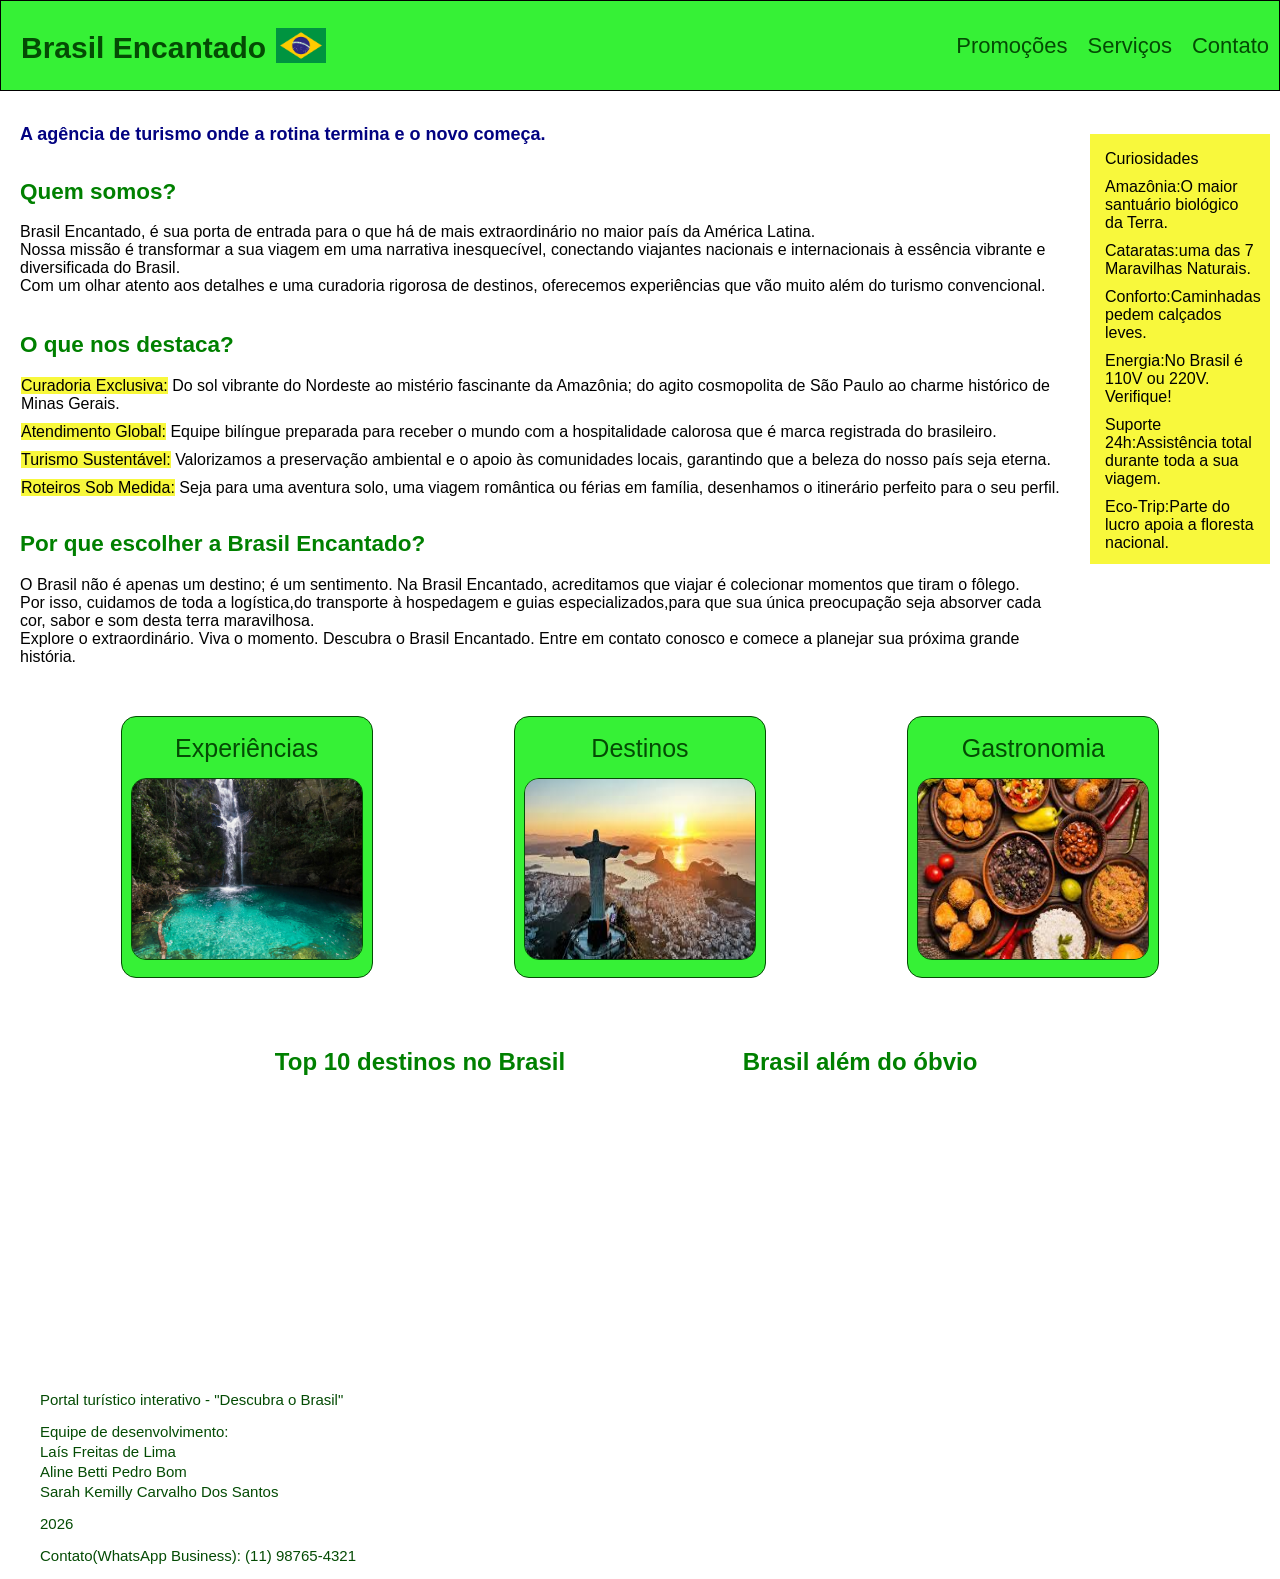
<file: index.html>
<!DOCTYPE html>
<html lang="pt-br">
<head>
    <meta charset="UTF-8">
    <meta name="viewport" content="width=device-width, initial-scale=1.0">
    <title>Descubra o Brasil</title>
    <link rel="stylesheet" href="style.css">
    <link rel="shortcut icon" href="img/airplane.png" type="image/x-icon">
</head>
<body>
    <header class="menu_principal">
        <div class="logo1"><a href="index.html" class="logo"><h1>Brasil Encantado</h1></a><img  class="imagem_logo" src="img/bandeira.png"></div>
        <nav>
            <ul class="topicos">
                <li class="menu"><a href="promocoes.html" class="botao">Promoções</a></li>
                <li class="menu"><a href="servicos.html" class="botao">Serviços</a></li>
                <li class="menu"><a href="contato.html" class="botao">Contato</a></li>
            </ul>
        </nav>
    </header>
    
    <br>
    <div class="box">
        <main class="hero">
        <section class="bem_vindo"><h1>A agência de turismo onde a rotina termina e o novo começa.<h1></section>
        <section class="cor"><h2>Quem somos?</h2></section>
        <section>Brasil Encantado, é sua porta de entrada para o que há de mais extraordinário no maior país da América Latina.
        <br>
        ​Nossa missão é transformar a sua viagem em uma narrativa inesquecível, conectando viajantes nacionais e internacionais à essência vibrante e diversificada do Brasil.
        <br>
        Com um olhar atento aos detalhes e uma curadoria rigorosa de destinos, oferecemos experiências que vão muito além do turismo convencional.</section>
        <br>
        <section class="cor"><h2>​O que nos destaca?</h2></section>
            <ul class="destaque">
                <li><span class="destaque2">​Curadoria Exclusiva:</span> Do sol vibrante do Nordeste ao mistério fascinante da Amazônia; do agito cosmopolita de São Paulo ao charme histórico de Minas Gerais.</li>
                <li><span class="destaque2">Atendimento Global:</span> Equipe bilíngue preparada para receber o mundo com a hospitalidade calorosa que é marca registrada do brasileiro.</li>
                <li><span class="destaque2">​Turismo Sustentável:</span> Valorizamos a preservação ambiental e o apoio às comunidades locais, garantindo que a beleza do nosso país seja eterna.</li>
                <li><span class="destaque2">​Roteiros Sob Medida:</span> Seja para uma aventura solo, uma viagem romântica ou férias em família, desenhamos o itinerário perfeito para o seu perfil.</li>
            </ul>
        <section class="cor"><h2> ​Por que escolher a Brasil Encantado?</h2></section>
        ​O Brasil não é apenas um destino; é um sentimento. Na Brasil Encantado, acreditamos que viajar é colecionar momentos que tiram o fôlego.
        <br>
        Por isso, cuidamos de toda a logística,do transporte à hospedagem e guias especializados,para que sua única preocupação seja absorver cada cor, sabor e som desta terra maravilhosa.
        <br>
        ​Explore o extraordinário. Viva o momento. Descubra o Brasil Encantado. Entre em contato conosco e comece a planejar sua próxima grande história.
    </main>
    <aside class="box_adicional">
        <ul class="adicionais">
            <li>Curiosidades</li>
            <li>Amazônia:O maior santuário biológico da Terra.</li>
            <li>Cataratas:uma das 7 Maravilhas Naturais.</li>
            <li>Conforto:Caminhadas pedem calçados leves. </li>
            <li>Energia:No Brasil é 110V ou 220V. Verifique!</li>
            <li>Suporte 24h:Assistência total durante toda a sua viagem.</li>
            <li>Eco-Trip:Parte do lucro apoia a floresta nacional.</li>
            </ul>
    </aside>
    </div>
    <div class="container">
        <div class="card"><a href="experiencia.html">Experiências</a><img class="imagem_cards" src="img/experiencia.jpg" alt="cachoeira"></div>
        <div class="card"><a href="destinos.html">Destinos</a><img class="imagem_cards" src="img/destino.jpg" alt="Rio de Janeiro"></div>
        <div class="card"><a href="gastronomia.html">Gastronomia</a><img class="imagem_cards" src="img/gastronomia.jpg" alt="comidas brasileiras"></div>
    </div>
    <div class="video">
        <div class="video2">
            <h2>Top 10 destinos no Brasil</h2>
            <iframe class="video3" width="560" height="315" src="https://www.youtube.com/embed/PQJ-AeQvUX0?si=9Z8ZEKJ7BBMXmxuw" title="YouTube video player" frameborder="0" allow="accelerometer; autoplay; clipboard-write; encrypted-media; gyroscope; picture-in-picture; web-share" referrerpolicy="strict-origin-when-cross-origin" allowfullscreen></iframe>
        </div>
        <div class="video2">
            <h2>Brasil além do óbvio</h2>
            <iframe class="video3" width="560" height="315" src="https://www.youtube.com/embed/IZ364vOcuJQ?si=Lbzk-jZsUhqubvwI" title="YouTube video player" frameborder="0" allow="accelerometer; autoplay; clipboard-write; encrypted-media; gyroscope; picture-in-picture; web-share" referrerpolicy="strict-origin-when-cross-origin" allowfullscreen></iframe>
        </div>
    </div>
    <footer>
        <div class="rodape">
            <p>Portal turístico interativo - "Descubra o Brasil"</p>
            <ul class="integrantes">
                <li>Equipe de desenvolvimento:</li>
                <li>Laís Freitas de Lima</li>
                <li>Aline Betti Pedro Bom</li>
                <li>Sarah Kemilly Carvalho Dos Santos</li>
            </ul>
            <p>2026</p>
            <p class="rodape2">Contato(WhatsApp Business): (11) 98765-4321</p>
        </div>
    </footer> 
</body>
</html>
</file>
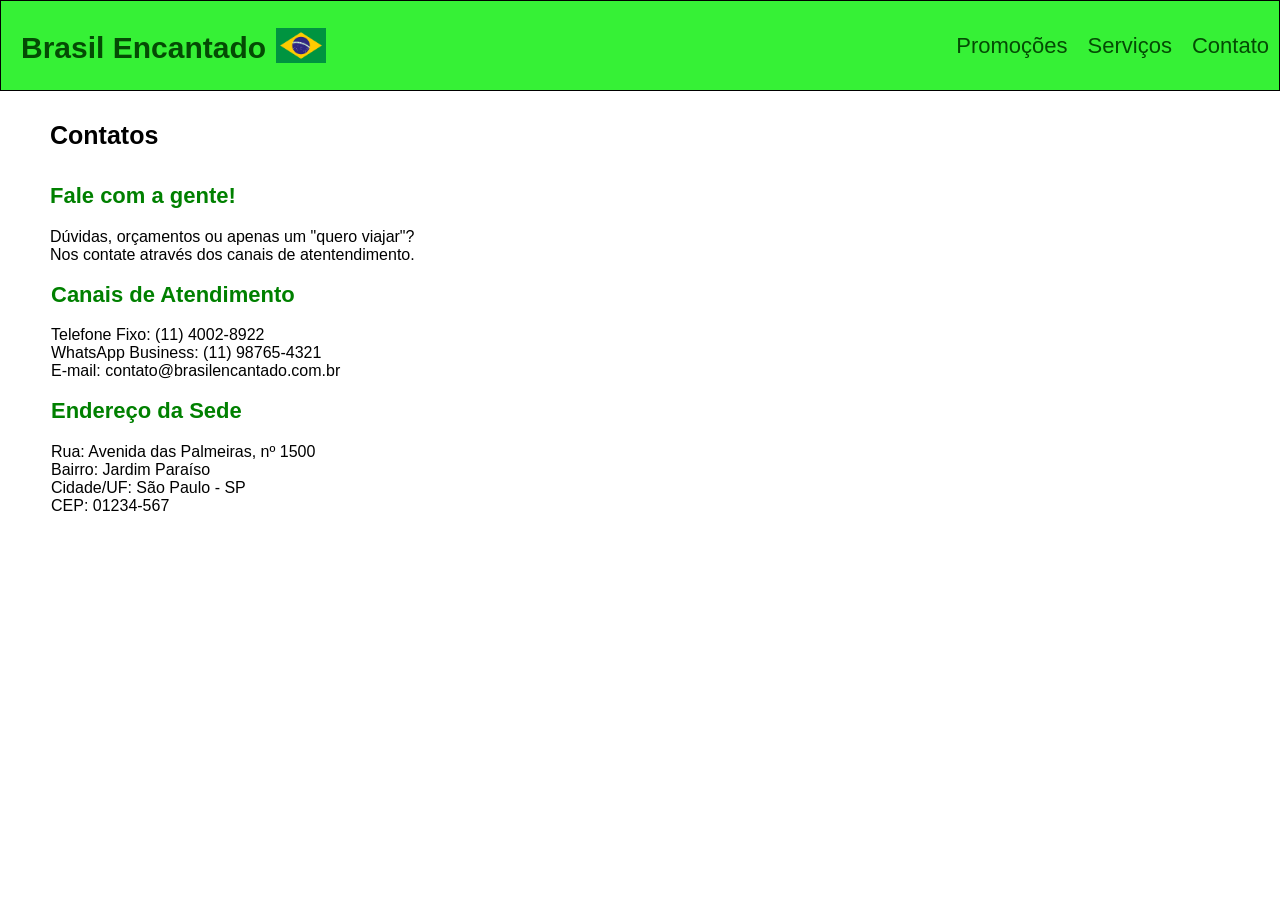
<file: contato.html>
<!DOCTYPE html>
<html lang="pt-br">
<head>
    <meta charset="UTF-8">
    <meta name="viewport" content="width=device-width, initial-scale=1.0">
    <title>Descubra o Brasil</title>
    <link rel="stylesheet" href="style.css">
    <link rel="shortcut icon" href="img/airplane.png" type="image/x-icon">
</head>
<body>
    <header class="menu_principal">
        <div class="logo1"><a href="index.html" class="logo"><h1>Brasil Encantado</h1></a><img  class="imagem_logo" src="img/bandeira.png"></div>
        <nav>
            <ul class="topicos">
                <li class="menu"><a href="promocoes.html" class="botao">Promoções</a></li>
                <li class="menu"><a href="servicos.html" class="botao">Serviços</a></li>
                <li class="menu"><a href="contato.html" class="botao">Contato</a></li>
            </ul>
        </nav>
    </header>
    <header class="contatos1">
        <h1 class="contatos">Contatos</h1>
        <div>
            <p><h2 class="subtitulo_contato">Fale com a gente!</h2></p>
            <p>Dúvidas, orçamentos ou apenas um "quero viajar"? 
                <br>
                Nos contate através dos canais de atentendimento.</p>
            <ul class="lista_contatos">
                <li><h2 class="subtitulo_contato">Canais de Atendimento</h2></li>
                <li>Telefone Fixo: (11) 4002-8922</li>
                <li>WhatsApp Business: (11) 98765-4321</li>
                <li>​E-mail: contato@brasilencantado.com.br</li>
            </ul>
            <ul class="lista_contatos">
                <li><h2 class="subtitulo_contato">​Endereço da Sede</h2></li>
                <li>Rua: Avenida das Palmeiras, nº 1500</li>
                <li>​Bairro: Jardim Paraíso</li>
                <li>Cidade/UF: São Paulo - SP</li>
                <li>CEP: 01234-567</li>
            </ul>
        </div>
    </header>

</body>
</file>
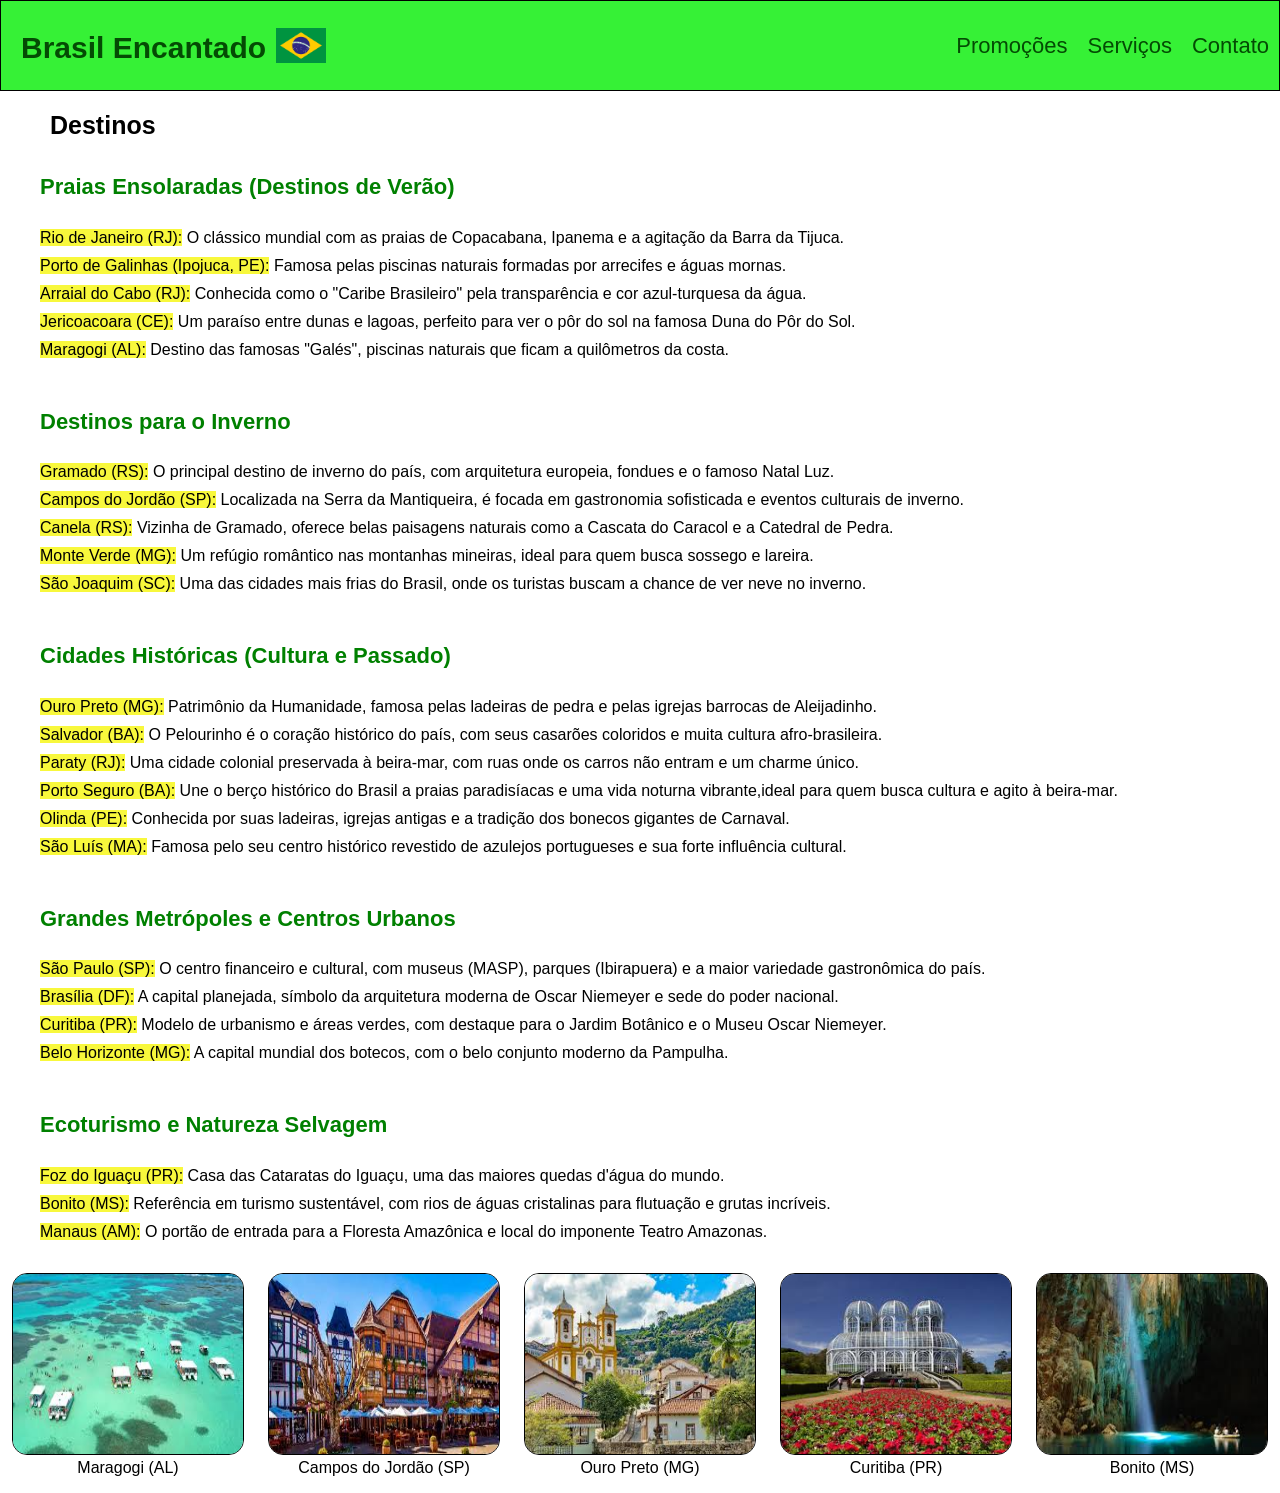
<file: destinos.html>
<!DOCTYPE html>
<html lang="pt-br">
<head>
    <meta charset="UTF-8">
    <meta name="viewport" content="width=device-width, initial-scale=1.0">
    <title>Descubra o Brasil</title>
    <link rel="stylesheet" href="style.css">
    <link rel="shortcut icon" href="img/airplane.png" type="image/x-icon">
</head>
<body>
    <header class="menu_principal">
        <div class="logo1"><a href="index.html" class="logo"><h1>Brasil Encantado</h1></a><img  class="imagem_logo" src="img/bandeira.png"></div>
        <nav>
            <ul class="topicos">
                <li class="menu"><a href="promocoes.html" class="botao">Promoções</a></li>
                <li class="menu"><a href="servicos.html" class="botao">Serviços</a></li>
                <li class="menu"><a href="contato.html" class="botao">Contato</a></li>
            </ul>
        </nav>
    </header>
        <div>
            <h1 class="destinos1">Destinos</h1>
            <section class="secao_destinos">
                <ul class="lista_destinos">
                    <li><h2 class="topicos2">Praias Ensolaradas (Destinos de Verão)</h2></li>
                    <li><span class="destinos">​Rio de Janeiro (RJ):</span> O clássico mundial com as praias de Copacabana, Ipanema e a agitação da Barra da Tijuca.</li>
                    <li><span class="destinos">​Porto de Galinhas (Ipojuca, PE):</span> Famosa pelas piscinas naturais formadas por arrecifes e águas mornas.</li>
                    <li><span class="destinos">Arraial do Cabo (RJ):</span> Conhecida como o "Caribe Brasileiro" pela transparência e cor azul-turquesa da água.</li>
                    <li><span class="destinos">Jericoacoara (CE):</span> Um paraíso entre dunas e lagoas, perfeito para ver o pôr do sol na famosa Duna do Pôr do Sol.</li>
                    <li><span class="destinos">Maragogi (AL):</span> Destino das famosas "Galés", piscinas naturais que ficam a quilômetros da costa.</li>
                    
                </ul>
            </section>
            <section class="secao_destinos">
                <ul class="lista_destinos">
                    <li><h2 class="topicos2">​Destinos para o Inverno</h2></li>
                    <li><span class="destinos">​Gramado (RS):</span> O principal destino de inverno do país, com arquitetura europeia, fondues e o famoso Natal Luz.</li>
                    <li><sapan class="destinos">​Campos do Jordão (SP):</sapan> Localizada na Serra da Mantiqueira, é focada em gastronomia sofisticada e eventos culturais de inverno.</li>
                    <li><sapan class="destinos">Canela (RS):</sapan> Vizinha de Gramado, oferece belas paisagens naturais como a Cascata do Caracol e a Catedral de Pedra.</li>
                    <li><span class="destinos">​Monte Verde (MG):</span> Um refúgio romântico nas montanhas mineiras, ideal para quem busca sossego e lareira.</li>
                    <li><span class="destinos">São Joaquim (SC):</span> Uma das cidades mais frias do Brasil, onde os turistas buscam a chance de ver neve no inverno.</li>
            </section>
            <section class="secao_destinos">
                <ul class="lista_destinos">
                    <li><h2 class="topicos2">Cidades Históricas (Cultura e Passado)</h2></li>
                    <li><span class="destinos">Ouro Preto (MG):</span> Patrimônio da Humanidade, famosa pelas ladeiras de pedra e pelas igrejas barrocas de Aleijadinho.</li>
                    <li><span class="destinos">​Salvador (BA):</span> O Pelourinho é o coração histórico do país, com seus casarões coloridos e muita cultura afro-brasileira.</li>
                    <li><span class="destinos">Paraty (RJ):</span> Uma cidade colonial preservada à beira-mar, com ruas onde os carros não entram e um charme único.</li>
                    <li><span class="destinos">Porto Seguro (BA):</span> Une o berço histórico do Brasil a praias paradisíacas e uma vida noturna vibrante,ideal para quem busca cultura e agito à beira-mar.</li>
                    <li><span class="destinos">​Olinda (PE):</span> Conhecida por suas ladeiras, igrejas antigas e a tradição dos bonecos gigantes de Carnaval.</li>
                    <li><span class="destinos">São Luís (MA):</span> Famosa pelo seu centro histórico revestido de azulejos portugueses e sua forte influência cultural.</li>
                </ul>
            </section>
            <section class="secao_destinos">
                <ul class="lista_destinos">
                    <li><h2 class="topicos2">Grandes Metrópoles e Centros Urbanos</h2></li>
                    <li><span class="destinos">​São Paulo (SP):</span> O centro financeiro e cultural, com museus (MASP), parques (Ibirapuera) e a maior variedade gastronômica do país.</li>
                    <li><span class="destinos">Brasília (DF):</span> A capital planejada, símbolo da arquitetura moderna de Oscar Niemeyer e sede do poder nacional.</li>
                    <li><span class="destinos">Curitiba (PR):</span> Modelo de urbanismo e áreas verdes, com destaque para o Jardim Botânico e o Museu Oscar Niemeyer.</li>
                    <li><span class="destinos">Belo Horizonte (MG):</span> A capital mundial dos botecos, com o belo conjunto moderno da Pampulha.</li>
                </ul>
            </section>
            <section class="secao_destinos">
                <ul class="lista_destinos">
                    <li><h2 class="topicos2">Ecoturismo e Natureza Selvagem</h2></li>
                    <li><span class="destinos">Foz do Iguaçu (PR):</span> Casa das Cataratas do Iguaçu, uma das maiores quedas d'água do mundo.</li>
                    <li><span class="destinos">Bonito (MS):</span> Referência em turismo sustentável, com rios de águas cristalinas para flutuação e grutas incríveis.</li>
                    <li><span class="destinos">Manaus (AM):</span> O portão de entrada para a Floresta Amazônica e local do imponente Teatro Amazonas.</li>
                </ul>
            </section>
        </div>
        <div class="ex">
            <p><img class="imagem_cards" src="img/maragogi.jpg" alt="Maragogi"><br>Maragogi (AL)</p>
            <p><img class="imagem_cards" src="img/campos do jordao.jpg" alt="Campos do Jordão"><br>Campos do Jordão (SP)</p>
            <p><img class="imagem_cards" src="img/ouro preto.jpg" alt="Ouro Preto"><br>Ouro Preto (MG)</p>
            <p><img class="imagem_cards" src="img/curitiba.jpg" alt="Curitiba"><br>Curitiba (PR)</p>
            <p><img class="imagem_cards" src="img/bonito.jpg" alt="Bonito"><br>Bonito (MS)</p>
            
        </div>

</body>
</html>
</file>
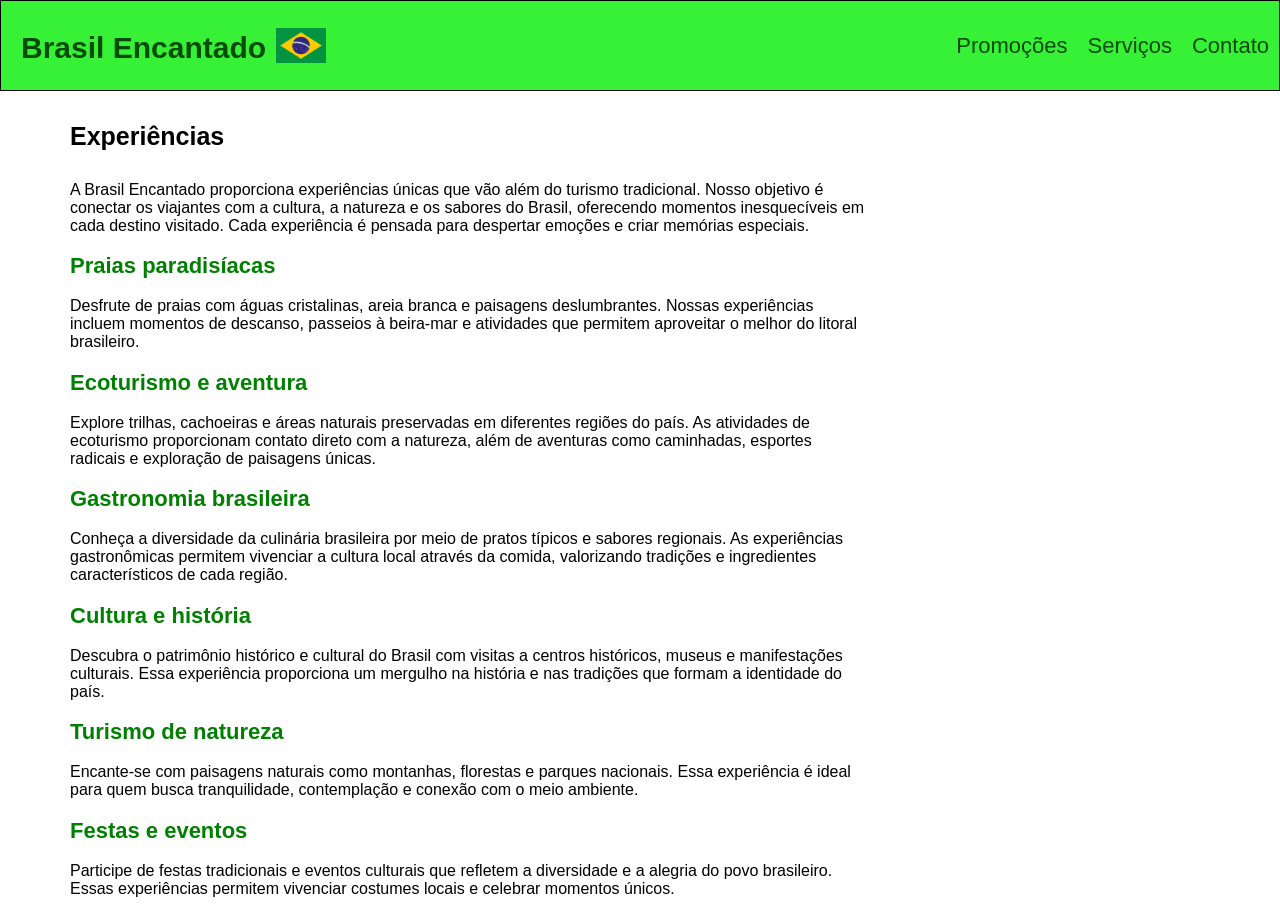
<file: experiencia.html>
<!DOCTYPE html>
<html lang="pt-br">
<head>
    <meta charset="UTF-8">
    <meta name="viewport" content="width=device-width, initial-scale=1.0">
    <title>Descubra o Brasil</title>
    <link rel="stylesheet" href="style.css">
    <link rel="shortcut icon" href="img/airplane.png" type="image/x-icon">
</head>
<body>
    <header class="menu_principal">
        <div class="logo1"><a href="index.html" class="logo"><h1>Brasil Encantado</h1></a><img  class="imagem_logo" src="img/bandeira.png"></div>
        <nav>
            <ul class="topicos">
                <li class="menu"><a href="promocoes.html" class="botao">Promoções</a></li>
                <li class="menu"><a href="servicos.html" class="botao">Serviços</a></li>
                <li class="menu"><a href="contato.html" class="botao">Contato</a></li>
            </ul>
    </nav>
    </header>
    <main>
<section class="experiencias">
  <h1>Experiências</h1>

  <p>
    A Brasil Encantado proporciona experiências únicas que vão além do turismo
    tradicional. Nosso objetivo é conectar os viajantes com a cultura, a natureza
    e os sabores do Brasil, oferecendo momentos inesquecíveis em cada destino
    visitado. Cada experiência é pensada para despertar emoções e criar memórias
    especiais.
  </p>

  <h2>Praias paradisíacas </h2>
  <p>
    Desfrute de praias com águas cristalinas, areia branca e paisagens
    deslumbrantes. Nossas experiências incluem momentos de descanso,
    passeios à beira-mar e atividades que permitem aproveitar o melhor
    do litoral brasileiro.
  </p>

  <h2>Ecoturismo e aventura </h2>
  <p>
    Explore trilhas, cachoeiras e áreas naturais preservadas em diferentes
    regiões do país. As atividades de ecoturismo proporcionam contato direto
    com a natureza, além de aventuras como caminhadas, esportes radicais
    e exploração de paisagens únicas.
  </p>

  <h2>Gastronomia brasileira </h2>
  <p>
    Conheça a diversidade da culinária brasileira por meio de pratos típicos
    e sabores regionais. As experiências gastronômicas permitem vivenciar a
    cultura local através da comida, valorizando tradições e ingredientes
    característicos de cada região.
  </p>

  <h2>Cultura e história </h2>
  <p>
    Descubra o patrimônio histórico e cultural do Brasil com visitas a centros
    históricos, museus e manifestações culturais. Essa experiência proporciona
    um mergulho na história e nas tradições que formam a identidade do país.
  </p>

  <h2>Turismo de natureza </h2>
  <p>
    Encante-se com paisagens naturais como montanhas, florestas e parques
    nacionais. Essa experiência é ideal para quem busca tranquilidade,
    contemplação e conexão com o meio ambiente.
  </p>

  <h2>Festas e eventos </h2>
  <p>
    Participe de festas tradicionais e eventos culturais que refletem a
    diversidade e a alegria do povo brasileiro. Essas experiências permitem
    vivenciar costumes locais e celebrar momentos únicos.
  </p>
</section>
</body>
</file>
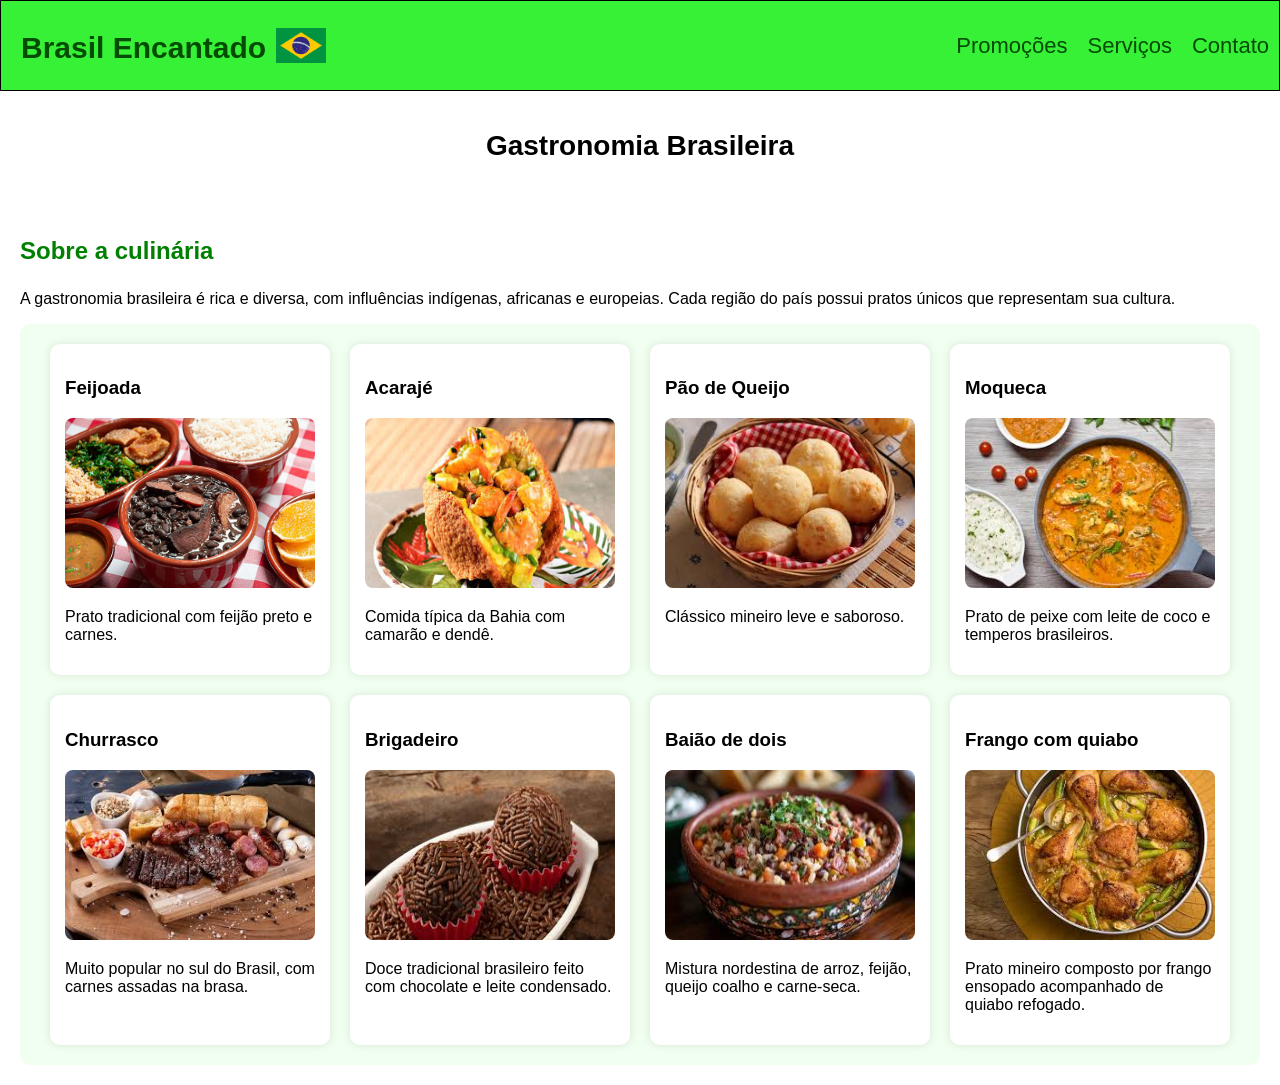
<file: gastronomia.html>
<!DOCTYPE html>
<html lang="pt-br">
<head>
    <meta charset="UTF-8">
    <meta name="viewport" content="width=device-width, initial-scale=1.0">
    <title>Descubra o Brasil</title>
    <link rel="stylesheet" href="style.css">
    <link rel="shortcut icon" href="img/airplane.png" type="image/x-icon">
</head>
<body>
    <header class="menu_principal">
        <div class="logo1"><a href="index.html" class="logo"><h1>Brasil Encantado</h1></a><img  class="imagem_logo" src="img/bandeira.png"></div>
        <nav>
            <ul class="topicos">
                <li class="menu"><a href="promocoes.html" class="botao">Promoções</a></li>
                <li class="menu"><a href="servicos.html" class="botao">Serviços</a></li>
                <li class="menu"><a href="contato.html" class="botao">Contato</a></li>
            </ul>
    </nav>
    </header>
    <div class="topogastronomia">
    <h1>Gastronomia Brasileira</h1>
    </div>

<main class="culinaria">

    <section>
        <h2 class="culinaria2">Sobre a culinária</h2>
        <p>
            A gastronomia brasileira é rica e diversa, com influências indígenas, africanas e europeias.
            Cada região do país possui pratos únicos que representam sua cultura.
        </p>
    </section>

    <section class="pratos">

        <div class="card2">
            <h3>Feijoada</h3>
            <img class="imagens" src="img/feijoada.webp" alt="Feijoada"></p>
            <p>Prato tradicional com feijão preto e carnes.</p>
        </div>

        <div class="card2">
            <h3>Acarajé</h3>
            <img class="imagens" src="img/acaraje.jpg" alt="Acarajé">
            <p>Comida típica da Bahia com camarão e dendê.</p>
        </div>

        <div class="card2">
            <h3>Pão de Queijo</h3>
            <img class="imagens" src="img/pao de queijo.jpg" alt="Pão de queijo">
            <p>Clássico mineiro leve e saboroso.</p>
        </div>

        <div class="card2">
            <h3>Moqueca</h3>
            <img class="imagens" src="img/moqueca.jpg" alt="Moqueca">
            <p>Prato de peixe com leite de coco e temperos brasileiros.</p>
        </div>

        <div class="card2">
            <h3>Churrasco</h3>
            <img class="imagens" src="img/churrasco.jpg" alt="Churrasco">
            <p>Muito popular no sul do Brasil, com carnes assadas na brasa.</p>
        </div>

        <div class="card2">
            <h3>Brigadeiro</h3>
            <img class="imagens" src="img/brigadeiro.jpg" alt="Brigadeiro">
            <p>Doce tradicional brasileiro feito com chocolate e leite condensado.</p>
        </div>

         <div class="card2">
            <h3>Baião de dois</h3>
            <img class="imagens" src="img/baiao de dois.jpg" alt="Baião de dois">
            <p>Mistura nordestina de arroz, feijão, queijo coalho e carne-seca.</p>
        </div>

         <div class="card2">
            <h3>Frango com quiabo</h3>
            <img class="imagens" src="img/frango.jpg" alt="Frango com quiabo">
            <p>Prato mineiro composto por frango ensopado acompanhado de quiabo refogado.</p>
        </div>

    </section>
</main>

</body>
</html>
</file>
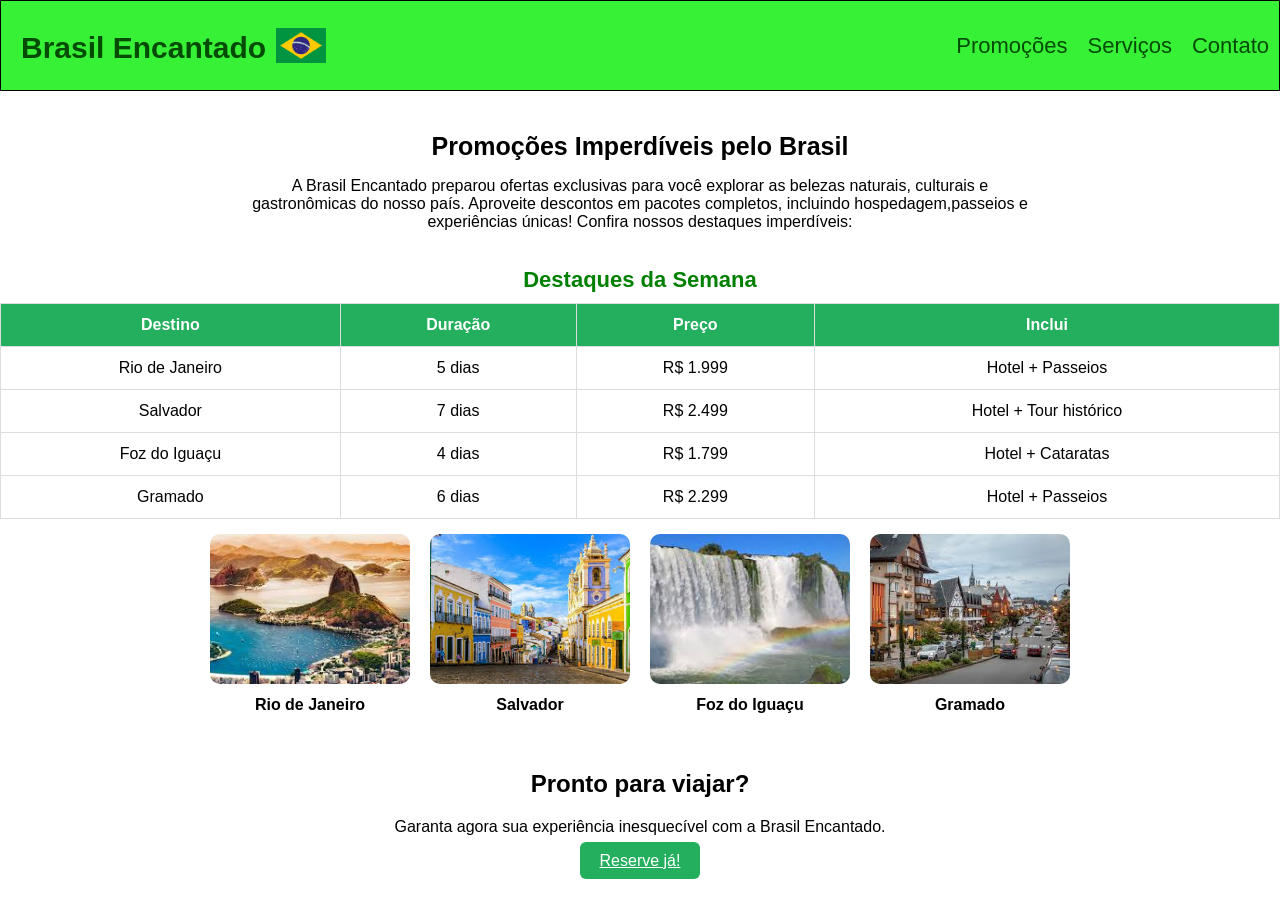
<file: promocoes.html>
<!DOCTYPE html>
<html lang="pt-br">
<head>
    <meta charset="UTF-8">
    <meta name="viewport" content="width=device-width, initial-scale=1.0">
    <title>Descubra o Brasil</title>
    <link rel="stylesheet" href="style.css">
    <link rel="shortcut icon" href="img/airplane.png" type="image/x-icon">
</head>
<body>
    <header class="menu_principal">
        <div class="logo1"><a href="index.html" class="logo"><h1>Brasil Encantado</h1></a><img  class="imagem_logo" src="img/bandeira.png"></div>
        <nav>
            <ul class="topicos">
                <li class="menu"><a href="promocoes.html" class="botao">Promoções</a></li>
                <li class="menu"><a href="servicos.html" class="botao">Serviços</a></li>
                <li class="menu"><a href="contato.html" class="botao">Contato</a></li>
            </ul>
        </nav>
    </header>
    <main>

        <section class="hero-promocoes">
            <h1 class="titulo_tabela">Promoções Imperdíveis pelo Brasil </h1>
            <p>A Brasil Encantado preparou ofertas exclusivas para você explorar as
            belezas naturais, culturais e gastronômicas do nosso país. Aproveite
            descontos em pacotes completos, incluindo hospedagem,passeios e experiências únicas!
            Confira nossos destaques imperdíveis:</p>
        </section>

        <section class="tabela">
            <h2 class="subtitulo_tabela">Destaques da Semana </h2>
            <table>
            <thead>
            <tr>
                <th>Destino</th>
                <th>Duração</th>
                <th>Preço</th>
                <th>Inclui</th>
            </tr>
            </thead>
            <tbody>
            <tr>
                <td>Rio de Janeiro</td>
                <td>5 dias</td>
                <td>R$ 1.999</td>
                <td>Hotel + Passeios</td>
            </tr>
            <tr>
                <td>Salvador</td>
                <td>7 dias</td>
                <td>R$ 2.499</td>
                <td>Hotel + Tour histórico</td>
            </tr>
            <tr>
                <td>Foz do Iguaçu</td>
                <td>4 dias</td>
                <td>R$ 1.799</td>
                <td>Hotel + Cataratas</td>
            </tr>
            <tr>
                <td>Gramado</td>
                <td>6 dias</td>
                <td>R$ 2.299</td>
                <td>Hotel + Passeios</td>
            </tr>
            </tbody>
            </table>
        </section>
        <section class="destinos2">
            <div class="card-destino">
                <img src="img/rio.jpg" alt="Rio de Janeiro">
                <p>Rio de Janeiro</p>
            </div>

            <div class="card-destino">
                <img src="img/salvador.jpg" alt="Salvador">
                <p>Salvador</p>
            </div>

            <div class="card-destino">
                <img src="img/foz.jpg" alt="Foz do Iguaçu">
                <p>Foz do Iguaçu</p>
            </div>

            <div class="card-destino">
                <img src="img/gramado.jpg" alt="Gramado">
                <p>Gramado</p>
            </div>
        </section>

        <section class="cta">
            <h2>Pronto para viajar?</h2>
            <p>Garanta agora sua experiência inesquecível com a Brasil Encantado.</p>
            <a href="contato.html" class="botao-reserva">Reserve já!</a>
        </section>
    </main>
</body>
</html>
</file>
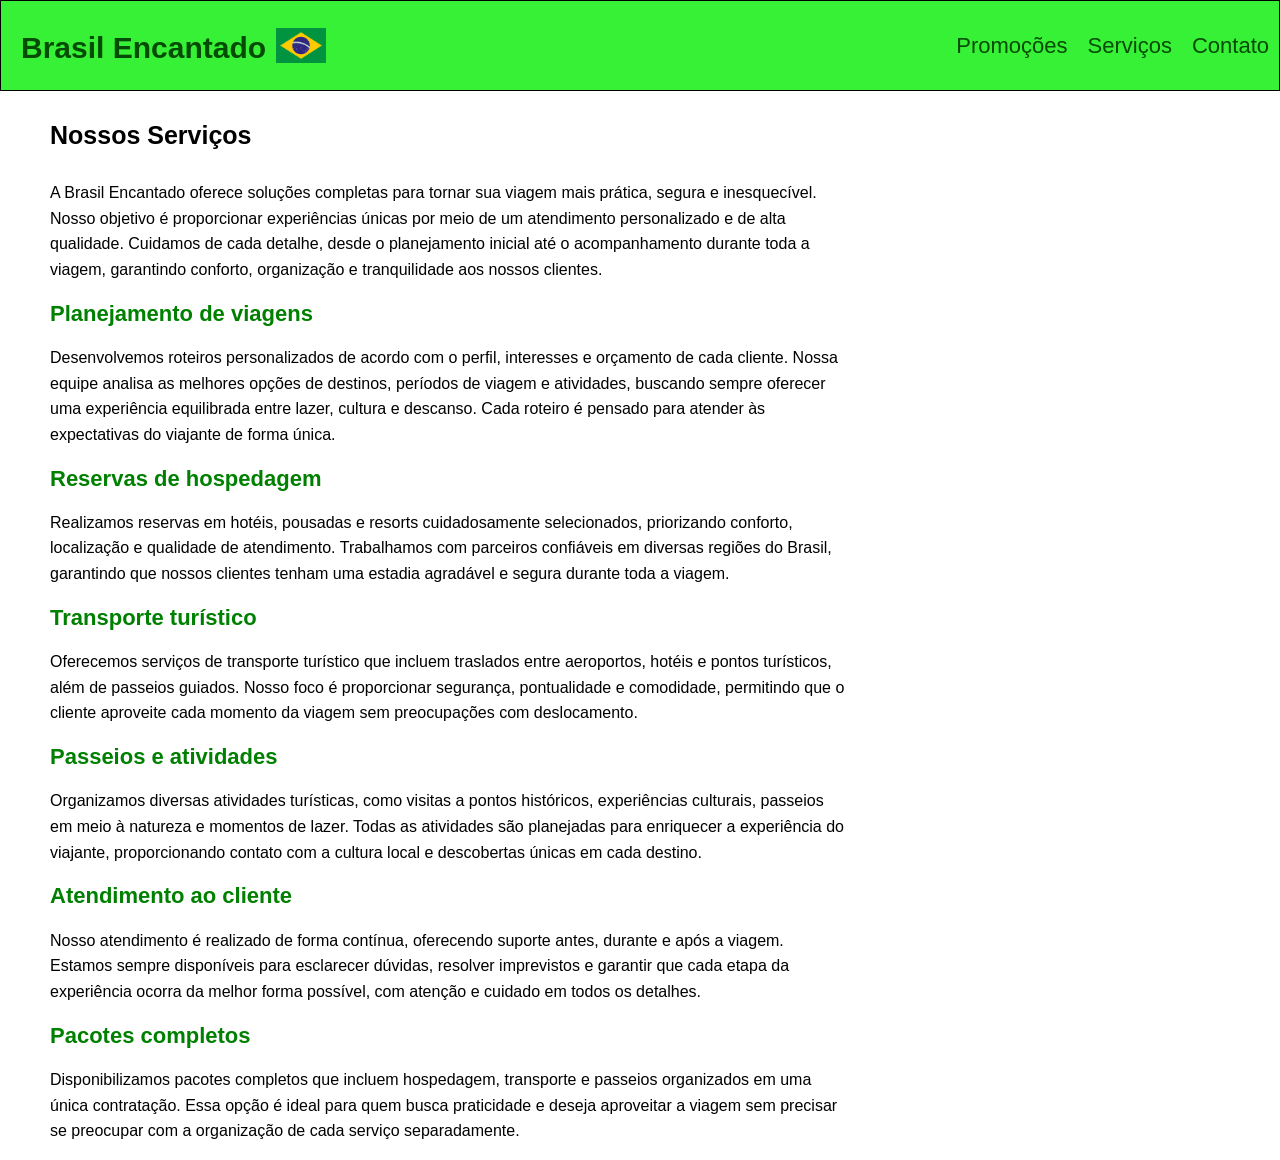
<file: servicos.html>
<!DOCTYPE html>
<html lang="pt-br">
<head>
    <meta charset="UTF-8">
    <meta name="viewport" content="width=device-width, initial-scale=1.0">
    <title>Descubra o Brasil</title>
    <link rel="stylesheet" href="style.css">
    <link rel="shortcut icon" href="img/airplane.png" type="image/x-icon">
</head>
<body>
    <header class="menu_principal">
        <div class="logo1"><a href="index.html" class="logo"><h1>Brasil Encantado</h1></a><img  class="imagem_logo" src="img/bandeira.png"></div>
        <nav>
            <ul class="topicos">
                <li class="menu"><a href="promocoes.html" class="botao">Promoções</a></li>
                <li class="menu"><a href="servicos.html" class="botao">Serviços</a></li>
                <li class="menu"><a href="contato.html" class="botao">Contato</a></li>
            </ul>
    </nav>
</header>
    <main>
 <section class="servicos">
  <h1>Nossos Serviços</h1>

  <p>
    A Brasil Encantado oferece soluções completas para tornar sua viagem mais
    prática, segura e inesquecível. Nosso objetivo é proporcionar experiências
    únicas por meio de um atendimento personalizado e de alta qualidade.
    Cuidamos de cada detalhe, desde o planejamento inicial até o acompanhamento
    durante toda a viagem, garantindo conforto, organização e tranquilidade
    aos nossos clientes. 
  </p>

  <h2>Planejamento de viagens </h2>
  <p>
    Desenvolvemos roteiros personalizados de acordo com o perfil, interesses e
    orçamento de cada cliente. Nossa equipe analisa as melhores opções de destinos,
    períodos de viagem e atividades, buscando sempre oferecer uma experiência
    equilibrada entre lazer, cultura e descanso. Cada roteiro é pensado para
    atender às expectativas do viajante de forma única.
  </p>

  <h2>Reservas de hospedagem </h2>
  <p>
    Realizamos reservas em hotéis, pousadas e resorts cuidadosamente selecionados,
    priorizando conforto, localização e qualidade de atendimento. Trabalhamos com
    parceiros confiáveis em diversas regiões do Brasil, garantindo que nossos
    clientes tenham uma estadia agradável e segura durante toda a viagem.
  </p>

  <h2>Transporte turístico </h2>
  <p>
    Oferecemos serviços de transporte turístico que incluem traslados entre
    aeroportos, hotéis e pontos turísticos, além de passeios guiados. Nosso foco
    é proporcionar segurança, pontualidade e comodidade, permitindo que o cliente
    aproveite cada momento da viagem sem preocupações com deslocamento.
  </p>

  <h2>Passeios e atividades </h2>
  <p>
    Organizamos diversas atividades turísticas, como visitas a pontos históricos,
    experiências culturais, passeios em meio à natureza e momentos de lazer.
    Todas as atividades são planejadas para enriquecer a experiência do viajante,
    proporcionando contato com a cultura local e descobertas únicas em cada destino.
  </p>

  <h2>Atendimento ao cliente </h2>
  <p>
    Nosso atendimento é realizado de forma contínua, oferecendo suporte antes,
    durante e após a viagem. Estamos sempre disponíveis para esclarecer dúvidas,
    resolver imprevistos e garantir que cada etapa da experiência ocorra da melhor
    forma possível, com atenção e cuidado em todos os detalhes.
  </p>

  <h2>Pacotes completos </h2>
  <p>
    Disponibilizamos pacotes completos que incluem hospedagem, transporte e
    passeios organizados em uma única contratação. Essa opção é ideal para quem
    busca praticidade e deseja aproveitar a viagem sem precisar se preocupar com
    a organização de cada serviço separadamente.
  </p>
</section>
</file>
<file: style.css>
body{
    font-family:Arial, Helvetica, sans-serif;
    margin:0;
    
    
}

.menu_principal{
    display: flex;
    justify-content: space-between;
    align-items: center;
    background-color: rgb(54, 241, 54);
    padding:10px;
    border: 1px solid;
}

.logo{
    display: flex;
    flex-direction: column;
    font-size: 15px;
    color: rgb(4, 75, 4);
    
}

.imagem_logo{
    width: 50px;
    height:35px;
}
.logo1{
    display: flex;
    align-items: center;
    gap:10px;
    padding-left: 10px;
    padding-right: 10px;
}
.logo1:hover{
    background-color:rgb(38, 214, 38);
}

.logo1:active{
    background-color: rgb(36, 167, 36);
}

.logo1 a{
    text-decoration: none;
}
 


.topicos{
    display: flex;
    flex-wrap: wrap;
    gap: 20px;
    list-style: none;
    padding: 0px;
    margin: 0px;
}

.menu a{
    font-size: 22px;
    text-decoration: none;
    color: rgb(4, 75, 4);
}

.botao:hover{
    background-color:rgb(38, 214, 38);
}

.botao:active{
    background-color:rgb(36, 167, 36);
}

 .box{
    display: flex;
    gap: 20px;
    
    
}

.box_adicional{
    background-color: rgb(248, 248, 60);
    height: 430px;
    margin-right: 10px;
    margin-top: 25px;
}
    
.adicionais{
    display: flex;
    flex-direction: column;
    gap:10px;
    width: 150px;;
    list-style: none;
    padding-right: 15px;
    padding-left: 15px;
}

.hero{
    display: flex;
    flex-direction: column;
    margin-left:20px; 
}

.destaque{
    list-style: none;
    display: flex;
    flex-direction: column;
    gap:10px;
    padding-left: 1px;
    margin-top: 0px;
}

.bem_vindo{
    display: flex;
    align-items: center;
    font-size:12px;
    color:rgb(2, 2, 129) ;
}

.cor{
    color: green;
    font-size:15px ;
    
}

.destaque2{
    background-color: rgb(248, 248, 60);
}

.container{
    display: flex;
    justify-content: space-around;
    flex-wrap:wrap ;
    padding: 50px;
}

.card{
    width: 250px;
    height:260px;
    background-color:rgb(54, 241, 54);
    display: flex;
    flex-direction: column;
    justify-content: center;
    align-items: center;
    color:rgb(4, 75, 4);
    border:1px solid;
    border-radius: 15px;
    gap: 15px;
}

.imagem_cards{
    height: 180px;
    width: 230px;
    border-radius: 15px;
    border: 1px solid;
}

.card:hover{
    transform: translate(-10px);
    box-shadow: 0 10px 20px rgb(4, 75, 4);

}

.card a{
    text-decoration: none;
    color: rgb(4, 75, 4);
    font-size:25px;
}

.card a:hover{
    background-color: rgb(38, 214, 38);
}

.card a:active{
    background-color:rgb(36, 167, 36);
}

.video{
    display: flex;
    flex-wrap: wrap;
    justify-content: center;
    margin-bottom: 30px;
    gap:90px;
}

.video2{
    display: flex;
    flex-direction: column;
    text-align: center;
    color: green;
}

.video3{
    width: 350px;
    height: 250px;
    border-radius: 15px;
}
/* --------------------------------------------------------------------------------------------------------- */
.secao_destinos{
    display: flex;
    flex-direction: column;
}

.destinos1{
    display: flex;
    flex-direction: column;
    margin:0px;
    font-size: 25px;
    margin-left: 50px;
    margin-top: 20px;
}
.lista_destinos {
    display: flex;
    flex-direction: column;
    gap: 10px;
    list-style: none;
}
.lista_destinos li:first-child{
   color: green;
   
}

.destinos{
    background-color: rgb(248, 248, 60);
}

.topicos2{
   font-size: 22px;
}

.ex{
    display: flex;
    flex-wrap: wrap;
    justify-content: center;
    justify-content: space-around;
    text-align: center;
}
/* ------------------------------------------------------------------------------------------------------- */
.hero-promocoes{
 padding: 10px;
 max-width: 800px; 
 margin: 10px auto; 
 text-align: center; 
margin-bottom: 5px;
}

.tabela {
 padding: 0;
 margin-top: 5px;
}

table {
 width: 100%;
 border-collapse: collapse;
 background-color: white;
}

th, td {
 padding: 12px;
 border: 1px solid #ddd;
 text-align: center;
}

th {
 background-color: #23af5d;
 color: white;
}

tr:hover {
 background-color: #f1f1f1;
}

.titulo_tabela{
 margin-bottom: 15px;
}

.intro p {
 margin: 5px 0;
}

.tabela h2 {
 margin: 10px 0;
 text-align: center;
}

.destinos2{
 display: flex;
 flex-wrap: wrap;
 justify-content: center;
 gap: 20px;
 padding-top: 0;
 margin-top: 5px;
}

.card-destino {
 text-align: center;
 width: 200px;
 margin-top: 10px;
}

.card-destino img {
 width: 100%;
 height: 150px;
 object-fit: cover;
 border-radius: 10px;
}

.card-destino p {
 margin-top: 8px;
 font-weight: bold;
}

.botao-reserva{
 background-color: #23af5d;
 color: white;
 padding: 10px 20px;
 border: none;
 cursor: pointer;
 border-radius: 6px;
 transition: 0.3s;
}

.botao-reserva:hover {
 background-color: #1c8f4a;
}

.centra {
 text-align: center;
 padding-bottom: 40px;
 margin-bottom: 5px;
}

/* ------------------------------------------------------------------------------------------------ */
.rodape{
    display: flex;
    flex-direction: column;
    margin: 0px;
    margin-left: 40px;
    color: rgb(4, 75, 4);
    font-size: 15px;
}

.integrantes{
    display: flex;
    flex-direction: column;
    list-style:none;
    margin: 0;
    gap: 3px;
    padding: 0;
}

.rodape2{
    margin-top: 0;
}

/* ------------------------------------------------------------------------------------------------------ */
        
.topogastronomia {
    text-align: center;
    padding: 20px;
    font-size: 14px;
}

.culinaria {
    padding: 20px;
}

.culinaria2 {
    padding-bottom: 5px;
    color: green;
}

.pratos {
    display: flex;
    justify-content: center;
    gap: 20px;
    flex-wrap: wrap;
    background-color: #f0fff0;
    padding: 20px;
    border-radius: 10px;
}

.card2 {
    background: white;
    padding: 15px;
    border-radius: 10px;
    width: 250px;
    box-shadow: 0 0 10px rgba(0,0,0,0.1);
    transition: transform 0.3s, box-shadow 0.3s;
    }

.card2:hover {
    transform: scale(1.05);
    box-shadow: 0 5px 15px rgba(0,0,0,0.2);
}

.card2 img {
    width: 100%;
    border-radius: 8px;
}

.destaque3 {
    color: green;
    font-weight: bold;
}

.imagens{
    width:90px;
    height: 170px;
}
/* -----------------------------------------------------------------------------------------------------        */
 .servicos {
  margin-left: 50px;
  margin-top: 30px;
}

.servicos h1 {
  font-size: 25px;
  margin-bottom: 30px;
}

.servicos p {
  max-width: 800px;
  line-height: 1.6;

}

.servicos h2 {
  max-width: 800px;
  font-size: 22px;
  color: green;
}


/* --------------------------------------------------------------------------------------------------- */
.experiencias {
  padding: 10px 20px 5px;
  margin-left: 50px;
}

.experiencias h1 {
  font-size: 25px;
  margin-bottom: 30px;
}

.experiencias p {
  max-width: 800px;
}

.experiencias h2 {
  max-width: 800px;
  font-size: 22px;
  color:green;
}
.cta{
    padding: 20px;
    margin-bottom: 30px;
}

/* ----------------------------------------------------------------------------------------- */
.tabela {
 padding: 0;
 margin-top: 5px;
}

table {
 width: 100%;
 border-collapse: collapse;
 background-color: white;
}

th, td {
 padding: 12px;
 border: 1px solid #ddd;
 text-align: center;
}

th {
 background-color: #23af5d;
 color: white;
}

tr:hover {
 background-color: #f1f1f1;
}
h1{
 margin-bottom: 15px;
}
.intro p {
 margin: 5px 0;
}

.tabela h2 {
 margin: 10px 0;
 text-align: center;
}
.destinos3{
 display: flex;
 justify-content: center;
 gap: 20px;
 padding-top: 0;
 margin-top: 5px;
}

.card-destino {
 text-align: center;
 width: 200px;
 margin-top: 10px;
}

.card-destino img {
 width: 100%;
 height: 150px;
 object-fit: cover;
 border-radius: 10px;
}

.card-destino p {
 margin-top: 8px;
 font-weight: bold;
}
.botao-reserva{background-color: #23af5d;
 color: white;
 padding: 10px 20px;
 border: none;
 cursor: pointer;
 border-radius: 6px;
}

.botao-reserva:hover {
 background-color: #1c8f4a;
}
.cta {
 text-align: center;
 padding-bottom: 5px;
 margin-bottom: 5px;
}

.titulo_tabela{
    font-size: 25px;
}

.subtitulo_tabela{
    font-size: 22px;
    color: green;
}

/* ----------------------------------------------------------------------------------------------------- */
.contatos1{
    display: flex;
    flex-direction: column;
    margin-left: 50px;
    
}
.contatos{
    font-size:25px;
    margin-top: 30px;
}

.subtitulo_contato{
    font-size: 22px;
    color: green;
}

.lista_contatos{
    padding-left: 1px;
    list-style: none;
}
</file>
